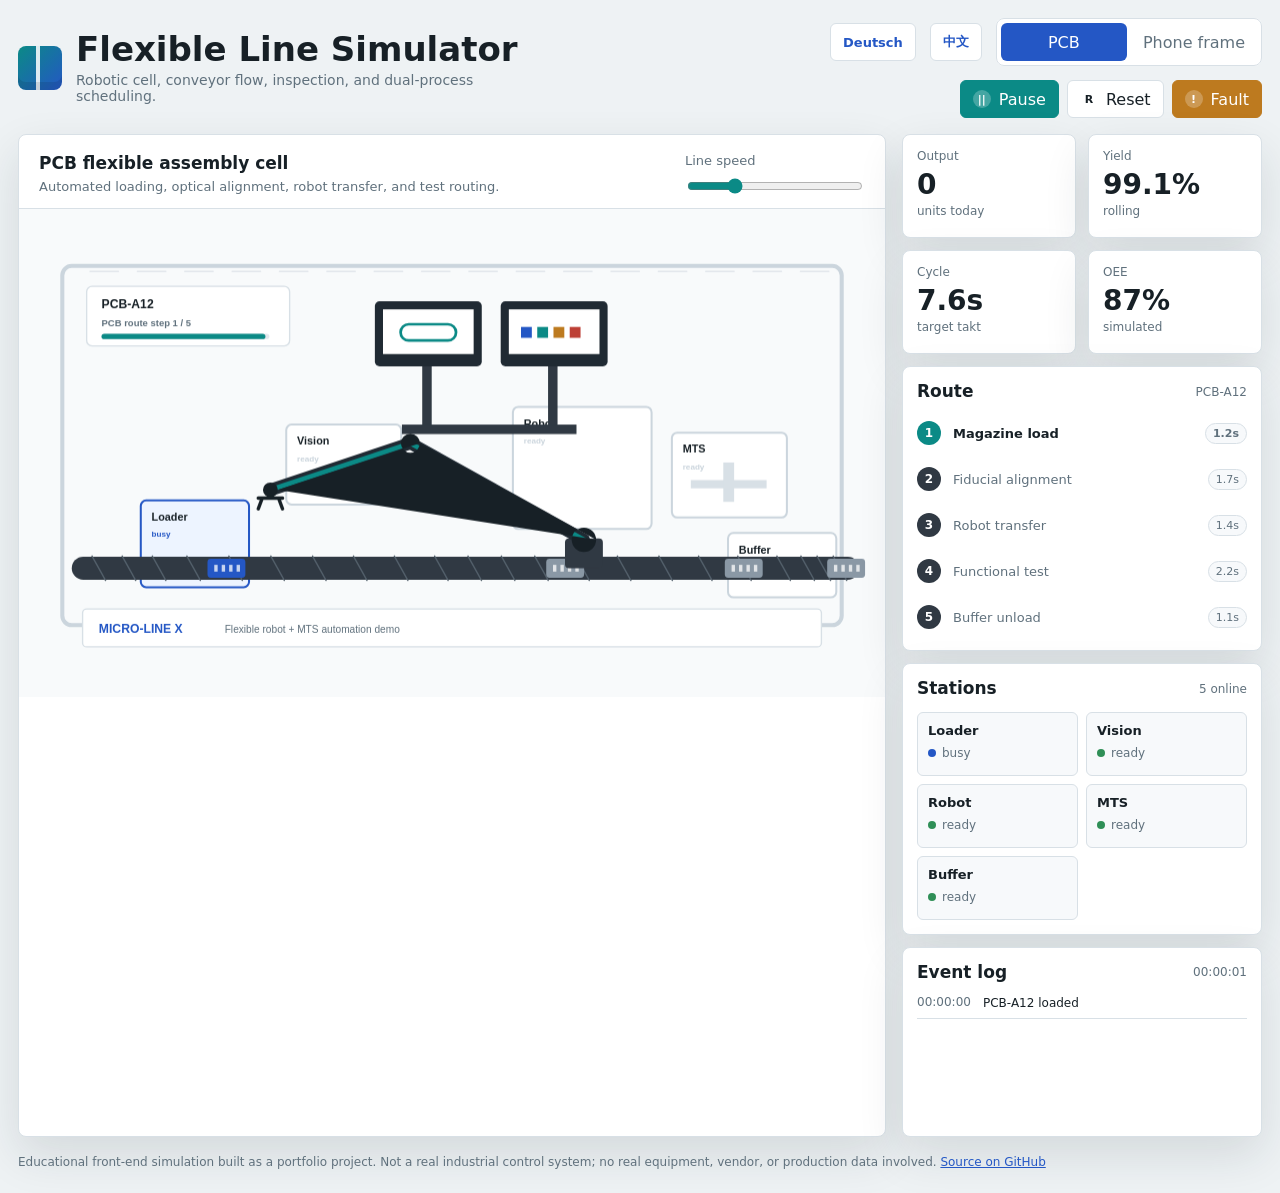
<file: index.html>
<!doctype html>
<html lang="en">
  <head>
    <meta charset="utf-8">
    <meta name="viewport" content="width=device-width, initial-scale=1">
    <title>Flexible Line Simulator</title>
    <meta
      name="description"
      content="A browser-based digital twin demo for flexible robotic production lines."
    >
    <meta property="og:title" content="Flexible Line Simulator">
    <meta property="og:description" content="A browser-based digital twin demo for flexible robotic production lines.">
    <meta property="og:type" content="website">
    <meta property="og:url" content="https://binbinfu131.github.io/flexible-line-simulator/">
    <link rel="alternate" hreflang="en" href="https://binbinfu131.github.io/flexible-line-simulator/">
    <link rel="alternate" hreflang="zh-CN" href="https://binbinfu131.github.io/flexible-line-simulator/zh-cn.html">
    <link rel="alternate" hreflang="de" href="https://binbinfu131.github.io/flexible-line-simulator/de.html">
    <link rel="alternate" hreflang="x-default" href="https://binbinfu131.github.io/flexible-line-simulator/">
    <link rel="icon" href="data:image/svg+xml,%3Csvg xmlns='http://www.w3.org/2000/svg' viewBox='0 0 64 64'%3E%3Crect width='64' height='64' rx='12' fill='%232457c5'/%3E%3Crect x='10' y='40' width='44' height='8' rx='4' fill='%23ffffff'/%3E%3Ccircle cx='22' cy='26' r='8' fill='%230b8a86' stroke='%23ffffff' stroke-width='3'/%3E%3Crect x='36' y='16' width='16' height='16' rx='3' fill='%23ffffff'/%3E%3C/svg%3E">
    <link rel="stylesheet" href="styles.css">
  </head>
  <body>
    <main class="app-shell">
      <section class="topbar" aria-label="Production controls">
        <div class="brand-block">
          <span class="brand-mark" aria-hidden="true"></span>
          <div>
            <h1>Flexible Line Simulator</h1>
            <p>Robotic cell, conveyor flow, inspection, and dual-process scheduling.</p>
          </div>
        </div>

        <div class="control-cluster">
          <a class="language-link" href="de.html">Deutsch</a>
          <a class="language-link" href="zh-cn.html">中文</a>

          <fieldset class="segmented" aria-label="Process mode">
            <legend>Mode</legend>
            <button class="segment active" type="button" data-mode="pcb">PCB</button>
            <button class="segment" type="button" data-mode="frame">Phone frame</button>
          </fieldset>

          <div class="control-buttons">
            <button class="tool-button primary" type="button" id="toggleRun" aria-label="Pause line">
              <span class="button-icon" aria-hidden="true">||</span>
              <span>Pause</span>
            </button>
            <button class="tool-button" type="button" id="resetLine" aria-label="Reset line">
              <span class="button-icon" aria-hidden="true">R</span>
              <span>Reset</span>
            </button>
            <button class="tool-button warning" type="button" id="injectFault" aria-label="Inject a line fault">
              <span class="button-icon" aria-hidden="true">!</span>
              <span>Fault</span>
            </button>
          </div>
        </div>
      </section>

      <section class="workspace">
        <div class="digital-twin-panel">
          <div class="panel-head">
            <div>
              <h2 id="lineTitle">PCB flexible assembly cell</h2>
              <p id="lineSubtitle">Automated loading, optical alignment, robot transfer, and test routing.</p>
            </div>
            <label class="speed-control" for="speedRange">
              <span>Line speed</span>
              <input id="speedRange" type="range" min="0.5" max="2.5" value="1" step="0.25">
            </label>
          </div>
          <canvas id="lineCanvas" width="1280" height="720" aria-label="Animated production line simulation"></canvas>
        </div>

        <aside class="side-panel" aria-label="Line dashboard">
          <section class="status-strip">
            <div class="status-card">
              <span class="metric-label">Output</span>
              <strong id="metricOutput">0</strong>
              <span class="metric-sub">units today</span>
            </div>
            <div class="status-card">
              <span class="metric-label">Yield</span>
              <strong id="metricYield">99.1%</strong>
              <span class="metric-sub">rolling</span>
            </div>
            <div class="status-card">
              <span class="metric-label">Cycle</span>
              <strong id="metricCycle">7.6s</strong>
              <span class="metric-sub">target takt</span>
            </div>
            <div class="status-card">
              <span class="metric-label">OEE</span>
              <strong id="metricOee">87%</strong>
              <span class="metric-sub">simulated</span>
            </div>
          </section>

          <section class="process-card">
            <div class="section-head">
              <h2>Route</h2>
              <span id="activeRecipe">PCB-A12</span>
            </div>
            <ol class="route-list" id="routeList"></ol>
          </section>

          <section class="process-card">
            <div class="section-head">
              <h2>Stations</h2>
              <span id="stationSummary">5 online</span>
            </div>
            <div class="station-grid" id="stationGrid"></div>
          </section>

          <section class="process-card log-card">
            <div class="section-head">
              <h2>Event log</h2>
              <span id="clockReadout">00:00:00</span>
            </div>
            <ul class="event-log" id="eventLog"></ul>
          </section>
        </aside>
      </section>

      <footer class="page-foot">
        <p>
          Educational front-end simulation built as a portfolio project. Not a real
          industrial control system; no real equipment, vendor, or production data involved.
          <a href="https://github.com/BinbinFu131/flexible-line-simulator">Source on GitHub</a>
        </p>
      </footer>
    </main>

    <script src="app.js"></script>
  </body>
</html>
</file>
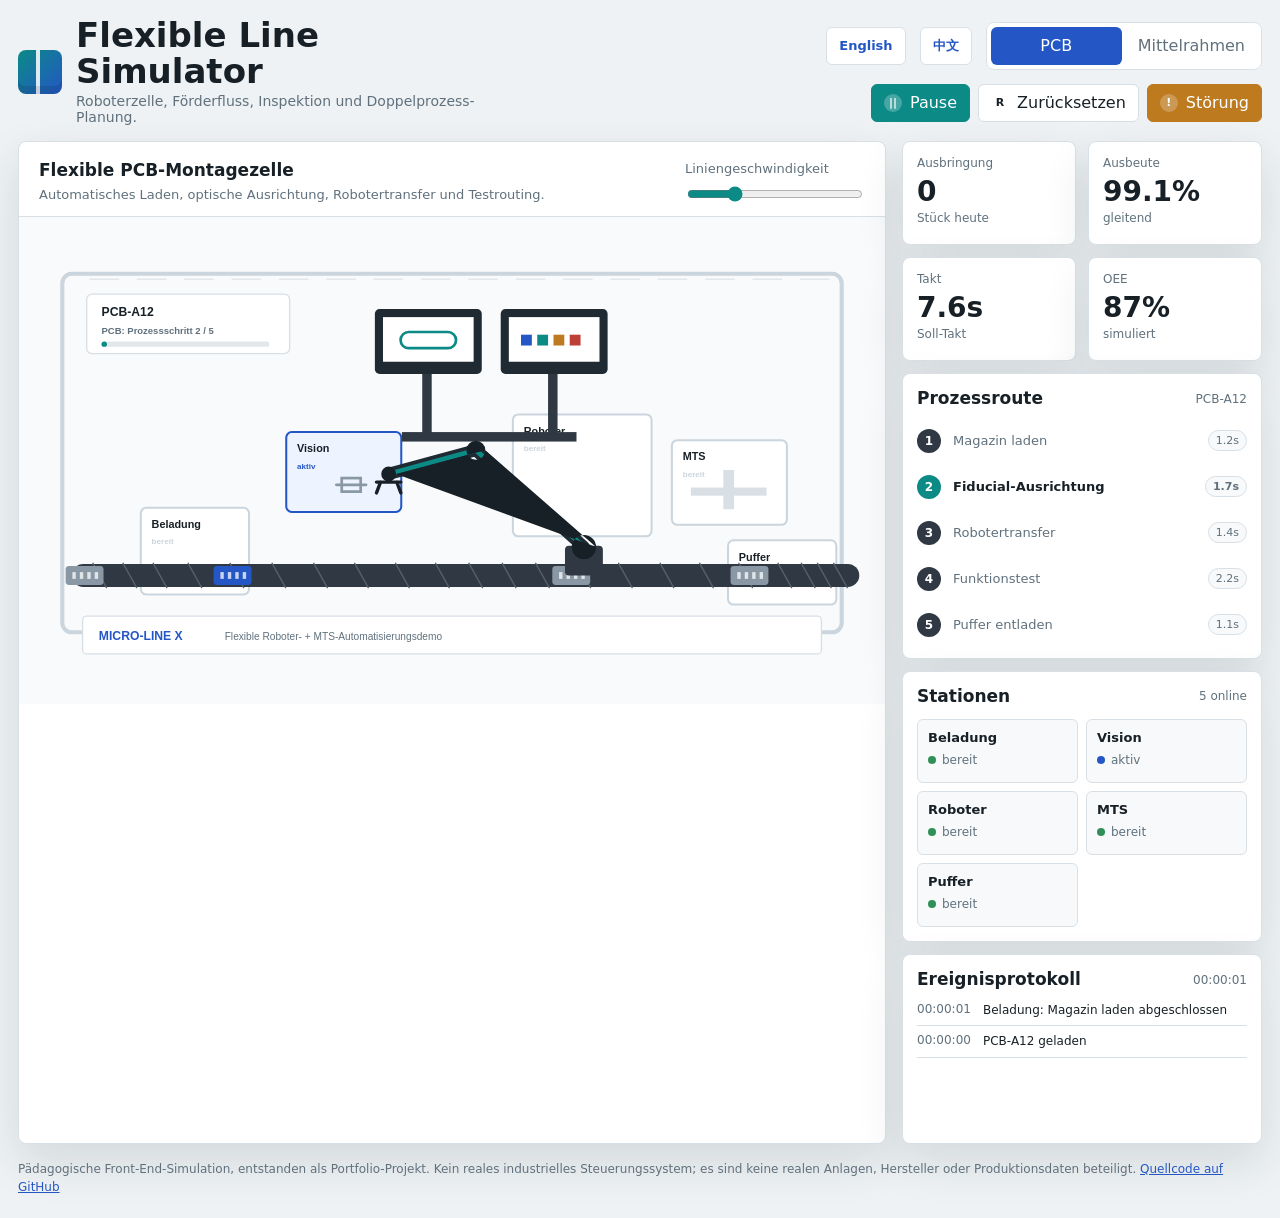
<file: de.html>
<!doctype html>
<html lang="de">
  <head>
    <meta charset="utf-8">
    <meta name="viewport" content="width=device-width, initial-scale=1">
    <title>Flexible Line Simulator – Deutsch</title>
    <meta
      name="description"
      content="Eine browserbasierte Digital-Twin-Demo für flexible robotergestützte Produktionslinien."
    >
    <meta property="og:title" content="Flexible Line Simulator – Deutsch">
    <meta property="og:description" content="Eine browserbasierte Digital-Twin-Demo für flexible robotergestützte Produktionslinien.">
    <meta property="og:type" content="website">
    <meta property="og:url" content="https://binbinfu131.github.io/flexible-line-simulator/de.html">
    <link rel="alternate" hreflang="en" href="https://binbinfu131.github.io/flexible-line-simulator/">
    <link rel="alternate" hreflang="zh-CN" href="https://binbinfu131.github.io/flexible-line-simulator/zh-cn.html">
    <link rel="alternate" hreflang="de" href="https://binbinfu131.github.io/flexible-line-simulator/de.html">
    <link rel="alternate" hreflang="x-default" href="https://binbinfu131.github.io/flexible-line-simulator/">
    <link rel="icon" href="data:image/svg+xml,%3Csvg xmlns='http://www.w3.org/2000/svg' viewBox='0 0 64 64'%3E%3Crect width='64' height='64' rx='12' fill='%232457c5'/%3E%3Crect x='10' y='40' width='44' height='8' rx='4' fill='%23ffffff'/%3E%3Ccircle cx='22' cy='26' r='8' fill='%230b8a86' stroke='%23ffffff' stroke-width='3'/%3E%3Crect x='36' y='16' width='16' height='16' rx='3' fill='%23ffffff'/%3E%3C/svg%3E">
    <link rel="stylesheet" href="styles.css">
  </head>
  <body>
    <main class="app-shell">
      <section class="topbar" aria-label="Liniensteuerung">
        <div class="brand-block">
          <span class="brand-mark" aria-hidden="true"></span>
          <div>
            <h1>Flexible Line Simulator</h1>
            <p>Roboterzelle, Förderfluss, Inspektion und Doppelprozess-Planung.</p>
          </div>
        </div>

        <div class="control-cluster">
          <a class="language-link" href="index.html">English</a>
          <a class="language-link" href="zh-cn.html">中文</a>

          <fieldset class="segmented" aria-label="Prozessmodus">
            <legend>Modus</legend>
            <button class="segment active" type="button" data-mode="pcb">PCB</button>
            <button class="segment" type="button" data-mode="frame">Mittelrahmen</button>
          </fieldset>

          <div class="control-buttons">
            <button class="tool-button primary" type="button" id="toggleRun" aria-label="Linie pausieren">
              <span class="button-icon" aria-hidden="true">||</span>
              <span>Pause</span>
            </button>
            <button class="tool-button" type="button" id="resetLine" aria-label="Linie zurücksetzen">
              <span class="button-icon" aria-hidden="true">R</span>
              <span>Zurücksetzen</span>
            </button>
            <button class="tool-button warning" type="button" id="injectFault" aria-label="Störung injizieren">
              <span class="button-icon" aria-hidden="true">!</span>
              <span>Störung</span>
            </button>
          </div>
        </div>
      </section>

      <section class="workspace">
        <div class="digital-twin-panel">
          <div class="panel-head">
            <div>
              <h2 id="lineTitle">Flexible PCB-Montagezelle</h2>
              <p id="lineSubtitle">Automatisches Laden, optische Ausrichtung, Robotertransfer und Testrouting.</p>
            </div>
            <label class="speed-control" for="speedRange">
              <span>Liniengeschwindigkeit</span>
              <input id="speedRange" type="range" min="0.5" max="2.5" value="1" step="0.25">
            </label>
          </div>
          <canvas id="lineCanvas" width="1280" height="720" aria-label="Animierte Produktionslinien-Simulation"></canvas>
        </div>

        <aside class="side-panel" aria-label="Linien-Dashboard">
          <section class="status-strip">
            <div class="status-card">
              <span class="metric-label">Ausbringung</span>
              <strong id="metricOutput">0</strong>
              <span class="metric-sub">Stück heute</span>
            </div>
            <div class="status-card">
              <span class="metric-label">Ausbeute</span>
              <strong id="metricYield">99.1%</strong>
              <span class="metric-sub">gleitend</span>
            </div>
            <div class="status-card">
              <span class="metric-label">Takt</span>
              <strong id="metricCycle">7.6s</strong>
              <span class="metric-sub">Soll-Takt</span>
            </div>
            <div class="status-card">
              <span class="metric-label">OEE</span>
              <strong id="metricOee">87%</strong>
              <span class="metric-sub">simuliert</span>
            </div>
          </section>

          <section class="process-card">
            <div class="section-head">
              <h2>Prozessroute</h2>
              <span id="activeRecipe">PCB-A12</span>
            </div>
            <ol class="route-list" id="routeList"></ol>
          </section>

          <section class="process-card">
            <div class="section-head">
              <h2>Stationen</h2>
              <span id="stationSummary">5 online</span>
            </div>
            <div class="station-grid" id="stationGrid"></div>
          </section>

          <section class="process-card log-card">
            <div class="section-head">
              <h2>Ereignisprotokoll</h2>
              <span id="clockReadout">00:00:00</span>
            </div>
            <ul class="event-log" id="eventLog"></ul>
          </section>
        </aside>
      </section>

      <footer class="page-foot">
        <p>
          Pädagogische Front-End-Simulation, entstanden als Portfolio-Projekt. Kein reales
          industrielles Steuerungssystem; es sind keine realen Anlagen, Hersteller oder
          Produktionsdaten beteiligt.
          <a href="https://github.com/BinbinFu131/flexible-line-simulator">Quellcode auf GitHub</a>
        </p>
      </footer>
    </main>

    <script src="app.js"></script>
  </body>
</html>
</file>
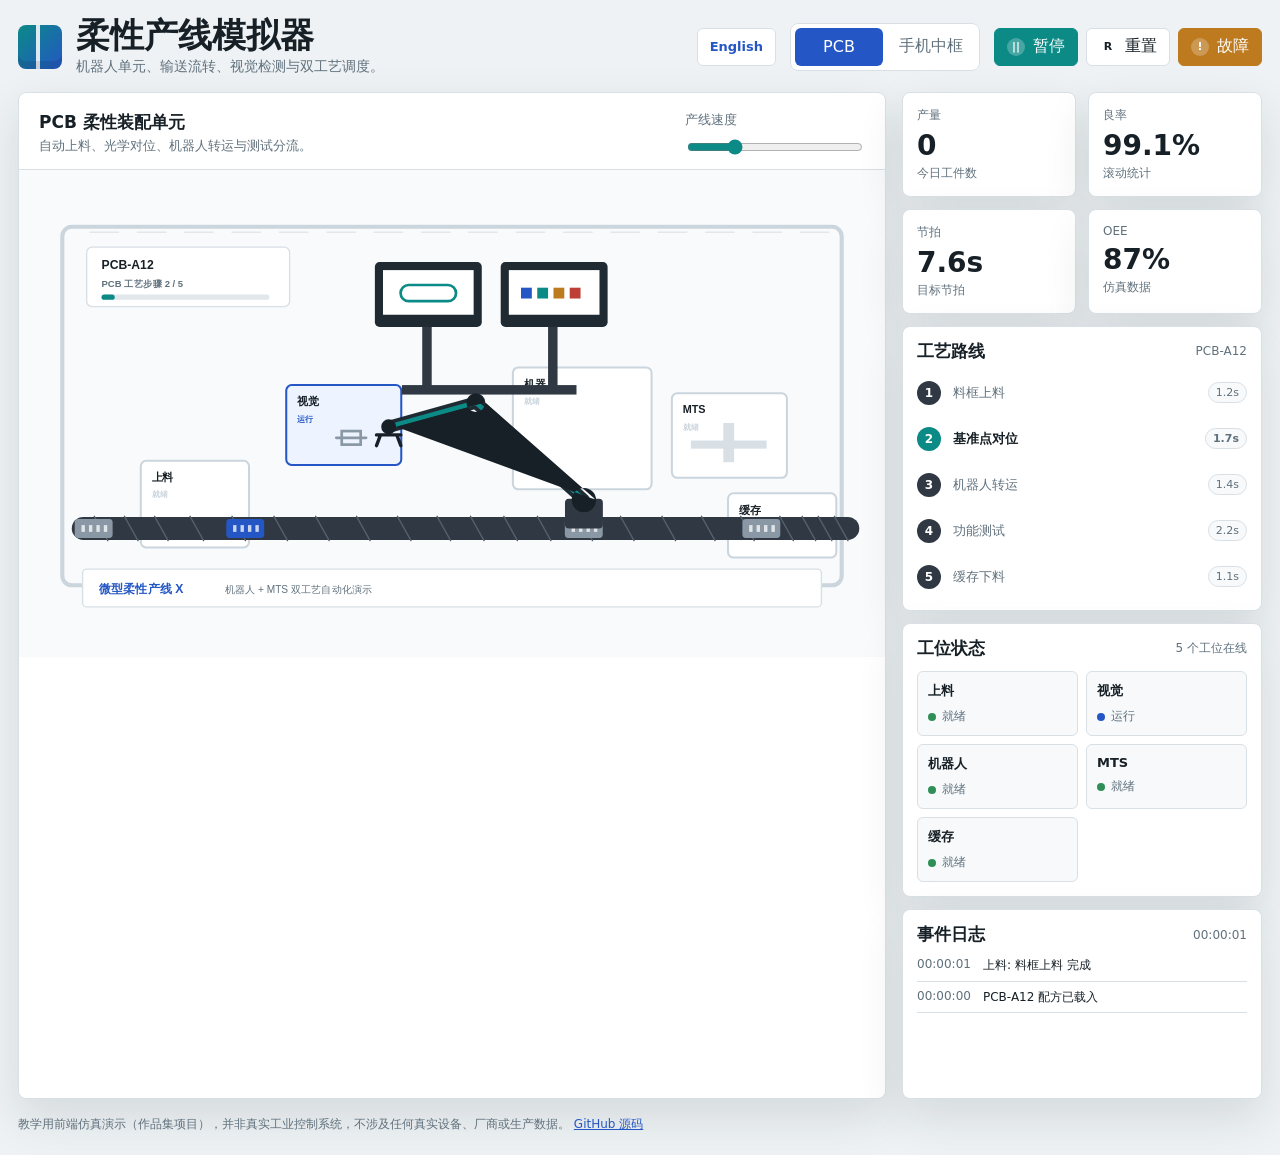
<file: zh-cn.html>
<!doctype html>
<html lang="zh-CN">
  <head>
    <meta charset="utf-8">
    <meta name="viewport" content="width=device-width, initial-scale=1">
    <title>柔性产线模拟器</title>
    <meta
      name="description"
      content="面向柔性机器人产线的浏览器数字孪生演示。"
    >
    <meta property="og:title" content="柔性产线模拟器">
    <meta property="og:description" content="面向柔性机器人产线的浏览器数字孪生演示。">
    <meta property="og:type" content="website">
    <meta property="og:url" content="https://binbinfu131.github.io/flexible-line-simulator/zh-cn.html">
    <link rel="alternate" hreflang="en" href="https://binbinfu131.github.io/flexible-line-simulator/">
    <link rel="alternate" hreflang="zh-CN" href="https://binbinfu131.github.io/flexible-line-simulator/zh-cn.html">
    <link rel="alternate" hreflang="x-default" href="https://binbinfu131.github.io/flexible-line-simulator/">
    <link rel="icon" href="data:image/svg+xml,%3Csvg xmlns='http://www.w3.org/2000/svg' viewBox='0 0 64 64'%3E%3Crect width='64' height='64' rx='12' fill='%232457c5'/%3E%3Crect x='10' y='40' width='44' height='8' rx='4' fill='%23ffffff'/%3E%3Ccircle cx='22' cy='26' r='8' fill='%230b8a86' stroke='%23ffffff' stroke-width='3'/%3E%3Crect x='36' y='16' width='16' height='16' rx='3' fill='%23ffffff'/%3E%3C/svg%3E">
    <link rel="stylesheet" href="styles.css">
  </head>
  <body>
    <main class="app-shell">
      <section class="topbar" aria-label="生产控制">
        <div class="brand-block">
          <span class="brand-mark" aria-hidden="true"></span>
          <div>
            <h1>柔性产线模拟器</h1>
            <p>机器人单元、输送流转、视觉检测与双工艺调度。</p>
          </div>
        </div>

        <div class="control-cluster">
          <a class="language-link" href="index.html">English</a>

          <fieldset class="segmented" aria-label="工艺模式">
            <legend>模式</legend>
            <button class="segment active" type="button" data-mode="pcb">PCB</button>
            <button class="segment" type="button" data-mode="frame">手机中框</button>
          </fieldset>

          <div class="control-buttons">
            <button class="tool-button primary" type="button" id="toggleRun" aria-label="暂停产线">
              <span class="button-icon" aria-hidden="true">||</span>
              <span>暂停</span>
            </button>
            <button class="tool-button" type="button" id="resetLine" aria-label="重置产线">
              <span class="button-icon" aria-hidden="true">R</span>
              <span>重置</span>
            </button>
            <button class="tool-button warning" type="button" id="injectFault" aria-label="注入产线故障">
              <span class="button-icon" aria-hidden="true">!</span>
              <span>故障</span>
            </button>
          </div>
        </div>
      </section>

      <section class="workspace">
        <div class="digital-twin-panel">
          <div class="panel-head">
            <div>
              <h2 id="lineTitle">PCB 柔性装配单元</h2>
              <p id="lineSubtitle">自动上料、光学对位、机器人转运与测试分流。</p>
            </div>
            <label class="speed-control" for="speedRange">
              <span>产线速度</span>
              <input id="speedRange" type="range" min="0.5" max="2.5" value="1" step="0.25">
            </label>
          </div>
          <canvas id="lineCanvas" width="1280" height="720" aria-label="动态产线仿真画布"></canvas>
        </div>

        <aside class="side-panel" aria-label="产线看板">
          <section class="status-strip">
            <div class="status-card">
              <span class="metric-label">产量</span>
              <strong id="metricOutput">0</strong>
              <span class="metric-sub">今日工件数</span>
            </div>
            <div class="status-card">
              <span class="metric-label">良率</span>
              <strong id="metricYield">99.1%</strong>
              <span class="metric-sub">滚动统计</span>
            </div>
            <div class="status-card">
              <span class="metric-label">节拍</span>
              <strong id="metricCycle">7.6s</strong>
              <span class="metric-sub">目标节拍</span>
            </div>
            <div class="status-card">
              <span class="metric-label">OEE</span>
              <strong id="metricOee">87%</strong>
              <span class="metric-sub">仿真数据</span>
            </div>
          </section>

          <section class="process-card">
            <div class="section-head">
              <h2>工艺路线</h2>
              <span id="activeRecipe">PCB-A12</span>
            </div>
            <ol class="route-list" id="routeList"></ol>
          </section>

          <section class="process-card">
            <div class="section-head">
              <h2>工位状态</h2>
              <span id="stationSummary">5 个工位在线</span>
            </div>
            <div class="station-grid" id="stationGrid"></div>
          </section>

          <section class="process-card log-card">
            <div class="section-head">
              <h2>事件日志</h2>
              <span id="clockReadout">00:00:00</span>
            </div>
            <ul class="event-log" id="eventLog"></ul>
          </section>
        </aside>
      </section>

      <footer class="page-foot">
        <p>
          教学用前端仿真演示（作品集项目），并非真实工业控制系统，不涉及任何真实设备、厂商或生产数据。
          <a href="https://github.com/BinbinFu131/flexible-line-simulator">GitHub 源码</a>
        </p>
      </footer>
    </main>

    <script src="app.js"></script>
  </body>
</html>
</file>
<file: styles.css>
:root {
  color-scheme: light;
  --bg: #eef2f4;
  --surface: #ffffff;
  --surface-2: #f7f9fb;
  --ink: #172026;
  --muted: #60717d;
  --line: #d8e0e6;
  --blue: #2457c5;
  --teal: #0b8a86;
  --green: #2f8f57;
  --amber: #bd7a1f;
  --red: #bd3f35;
  --rail: #303943;
  --shadow: 0 18px 46px rgba(28, 39, 49, 0.12);
}

* {
  box-sizing: border-box;
}

html,
body {
  min-height: 100%;
}

body {
  margin: 0;
  background: var(--bg);
  color: var(--ink);
  font-family:
    Inter, ui-sans-serif, system-ui, -apple-system, BlinkMacSystemFont, "Segoe UI",
    sans-serif;
}

button,
input {
  font: inherit;
}

.app-shell {
  min-height: 100vh;
  padding: 18px;
}

.topbar {
  display: flex;
  align-items: center;
  justify-content: space-between;
  gap: 20px;
  max-width: 1480px;
  margin: 0 auto 16px;
}

.brand-block {
  display: flex;
  align-items: center;
  gap: 14px;
  min-width: 280px;
}

.brand-mark {
  width: 44px;
  height: 44px;
  border-radius: 8px;
  background:
    linear-gradient(90deg, transparent 42%, rgba(255, 255, 255, 0.85) 42% 50%, transparent 50%),
    linear-gradient(135deg, var(--teal), var(--blue));
  box-shadow: inset 0 -8px 0 rgba(0, 0, 0, 0.1);
  flex: 0 0 auto;
}

h1,
h2,
p {
  margin: 0;
}

h1 {
  font-size: clamp(22px, 3vw, 34px);
  line-height: 1.05;
}

.brand-block p,
.panel-head p,
.metric-sub,
.metric-label {
  color: var(--muted);
}

.brand-block p {
  margin-top: 4px;
  font-size: 14px;
}

.control-cluster {
  display: flex;
  align-items: center;
  justify-content: flex-end;
  gap: 14px;
  flex-wrap: wrap;
}

.segmented {
  display: grid;
  grid-template-columns: repeat(2, minmax(88px, 1fr));
  gap: 4px;
  margin: 0;
  padding: 4px;
  border: 1px solid var(--line);
  border-radius: 8px;
  background: var(--surface);
}

.segmented legend {
  position: absolute;
  width: 1px;
  height: 1px;
  overflow: hidden;
  clip: rect(0 0 0 0);
}

.segment,
.tool-button {
  min-height: 38px;
  border: 0;
  border-radius: 6px;
  cursor: pointer;
}

.segment {
  color: var(--muted);
  background: transparent;
  padding: 0 12px;
}

.segment.active {
  color: #fff;
  background: var(--blue);
}

.control-buttons {
  display: flex;
  gap: 8px;
  flex-wrap: wrap;
}

.language-link {
  display: inline-flex;
  align-items: center;
  justify-content: center;
  min-height: 38px;
  padding: 0 12px;
  color: var(--blue);
  background: var(--surface);
  border: 1px solid var(--line);
  border-radius: 6px;
  font-size: 13px;
  font-weight: 700;
  text-decoration: none;
}

.language-link:hover {
  border-color: var(--blue);
}

.tool-button {
  display: inline-flex;
  align-items: center;
  justify-content: center;
  gap: 8px;
  padding: 0 12px;
  color: var(--ink);
  background: var(--surface);
  border: 1px solid var(--line);
}

.tool-button.primary {
  color: #fff;
  background: var(--teal);
  border-color: var(--teal);
}

.tool-button.warning {
  color: #fff;
  background: var(--amber);
  border-color: var(--amber);
}

.button-icon {
  display: grid;
  place-items: center;
  width: 18px;
  height: 18px;
  border-radius: 50%;
  font-size: 11px;
  font-weight: 800;
  background: rgba(255, 255, 255, 0.24);
}

.workspace {
  display: grid;
  grid-template-columns: minmax(0, 1fr) 360px;
  gap: 16px;
  max-width: 1480px;
  margin: 0 auto;
}

.digital-twin-panel,
.process-card,
.status-card {
  background: var(--surface);
  border: 1px solid var(--line);
  border-radius: 8px;
  box-shadow: var(--shadow);
}

.digital-twin-panel {
  min-width: 0;
  overflow: hidden;
}

.panel-head {
  display: flex;
  align-items: center;
  justify-content: space-between;
  gap: 18px;
  padding: 18px 20px 12px;
  border-bottom: 1px solid var(--line);
}

.panel-head h2,
.section-head h2 {
  font-size: 17px;
  line-height: 1.25;
}

.panel-head p {
  margin-top: 4px;
  font-size: 13px;
  line-height: 1.4;
}

.speed-control {
  display: grid;
  gap: 8px;
  min-width: 180px;
  color: var(--muted);
  font-size: 13px;
}

.speed-control input {
  accent-color: var(--teal);
}

canvas {
  display: block;
  width: 100%;
  aspect-ratio: 16 / 9;
  background: #f8fafb;
}

.side-panel {
  display: grid;
  gap: 12px;
  align-content: start;
}

.status-strip {
  display: grid;
  grid-template-columns: repeat(2, minmax(0, 1fr));
  gap: 12px;
}

.status-card {
  min-height: 104px;
  padding: 14px;
}

.metric-label,
.metric-sub {
  display: block;
  font-size: 12px;
}

.status-card strong {
  display: block;
  margin: 8px 0 5px;
  font-size: 28px;
  line-height: 1;
}

.process-card {
  padding: 14px;
}

.section-head {
  display: flex;
  align-items: center;
  justify-content: space-between;
  gap: 12px;
  margin-bottom: 12px;
}

.section-head span {
  color: var(--muted);
  font-size: 12px;
}

.route-list {
  display: grid;
  gap: 8px;
  margin: 0;
  padding: 0;
  list-style: none;
  counter-reset: route;
}

.route-list li {
  display: grid;
  grid-template-columns: 28px 1fr auto;
  align-items: center;
  gap: 8px;
  min-height: 38px;
  color: var(--muted);
  font-size: 13px;
}

.route-list li::before {
  counter-increment: route;
  content: counter(route);
  display: grid;
  place-items: center;
  width: 24px;
  height: 24px;
  color: #fff;
  background: var(--rail);
  border-radius: 50%;
  font-size: 12px;
  font-weight: 700;
}

.route-list .active-step {
  color: var(--ink);
  font-weight: 700;
}

.route-list .active-step::before {
  background: var(--teal);
}

.duration-pill {
  color: var(--muted);
  background: var(--surface-2);
  border: 1px solid var(--line);
  border-radius: 999px;
  padding: 3px 7px;
  font-size: 11px;
}

.station-grid {
  display: grid;
  grid-template-columns: repeat(2, minmax(0, 1fr));
  gap: 8px;
}

.station-tile {
  min-height: 64px;
  padding: 10px;
  background: var(--surface-2);
  border: 1px solid var(--line);
  border-radius: 6px;
}

.station-name {
  display: block;
  font-size: 13px;
  font-weight: 700;
}

.station-state {
  display: inline-flex;
  align-items: center;
  gap: 6px;
  margin-top: 8px;
  color: var(--muted);
  font-size: 12px;
}

.state-dot {
  width: 8px;
  height: 8px;
  border-radius: 50%;
  background: var(--green);
}

.station-tile.busy .state-dot {
  background: var(--blue);
}

.station-tile.fault .state-dot {
  background: var(--red);
}

.log-card {
  min-height: 190px;
}

.event-log {
  display: grid;
  gap: 7px;
  max-height: 170px;
  margin: 0;
  padding: 0;
  overflow: auto;
  list-style: none;
  font-size: 12px;
}

.event-log li {
  display: grid;
  grid-template-columns: 58px 1fr;
  gap: 8px;
  padding-bottom: 7px;
  border-bottom: 1px solid var(--line);
}

.event-time {
  color: var(--muted);
  font-variant-numeric: tabular-nums;
}

.event-text {
  color: var(--ink);
  line-height: 1.35;
}

.page-foot {
  max-width: 1480px;
  margin: 16px auto 4px;
  color: var(--muted);
  font-size: 12px;
  line-height: 1.5;
}

.page-foot a {
  color: var(--blue);
}

@media (max-width: 1080px) {
  .topbar {
    align-items: flex-start;
    flex-direction: column;
  }

  .control-cluster {
    width: 100%;
    justify-content: space-between;
  }

  .workspace {
    grid-template-columns: 1fr;
  }

  .side-panel {
    grid-template-columns: repeat(2, minmax(0, 1fr));
  }

  .status-strip,
  .log-card {
    grid-column: 1 / -1;
  }
}

@media (max-width: 680px) {
  .app-shell {
    padding: 12px;
  }

  .control-cluster,
  .control-buttons {
    align-items: stretch;
    flex-direction: column;
    width: 100%;
  }

  .segmented {
    width: 100%;
  }

  .tool-button {
    width: 100%;
  }

  .language-link {
    width: 100%;
  }

  .panel-head {
    align-items: stretch;
    flex-direction: column;
  }

  .side-panel,
  .status-strip,
  .station-grid {
    grid-template-columns: 1fr;
  }

  .route-list li {
    grid-template-columns: 28px minmax(0, 1fr);
  }

  .duration-pill {
    grid-column: 2;
    justify-self: start;
  }
}
</file>
